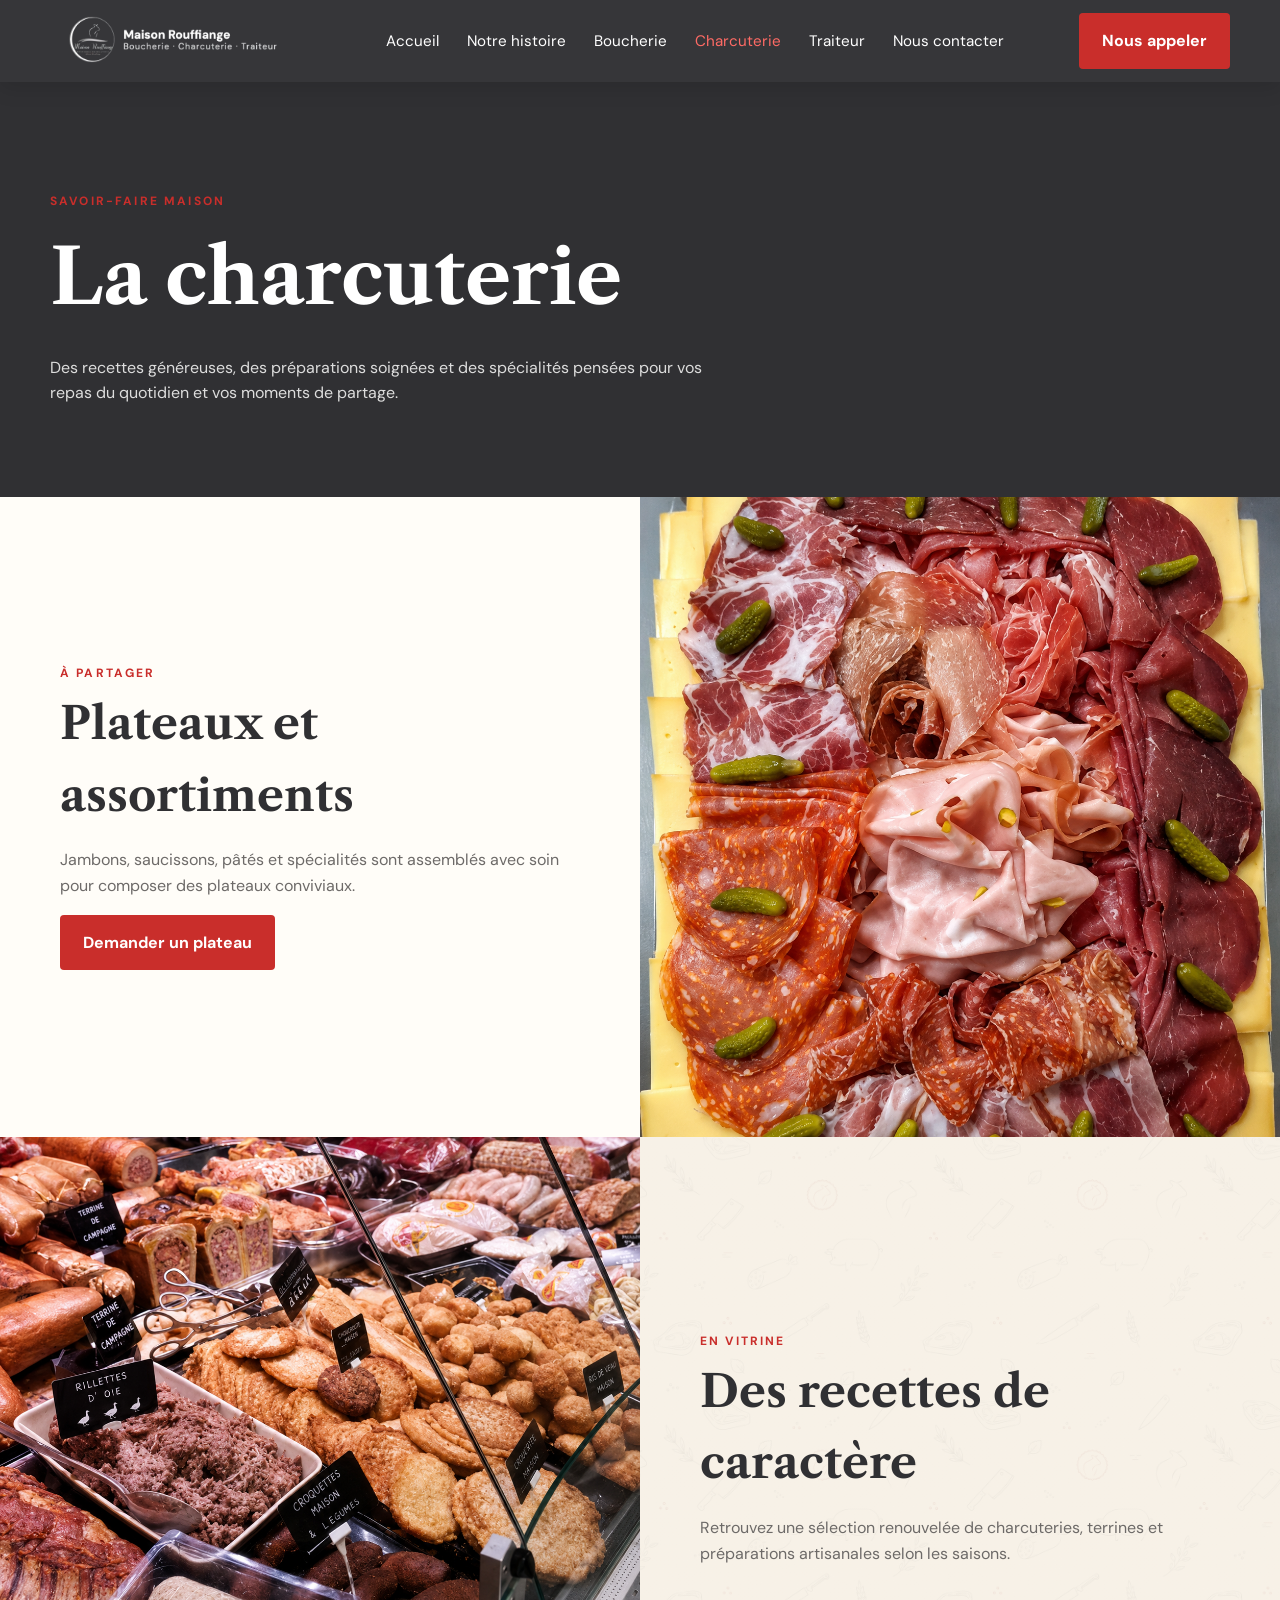
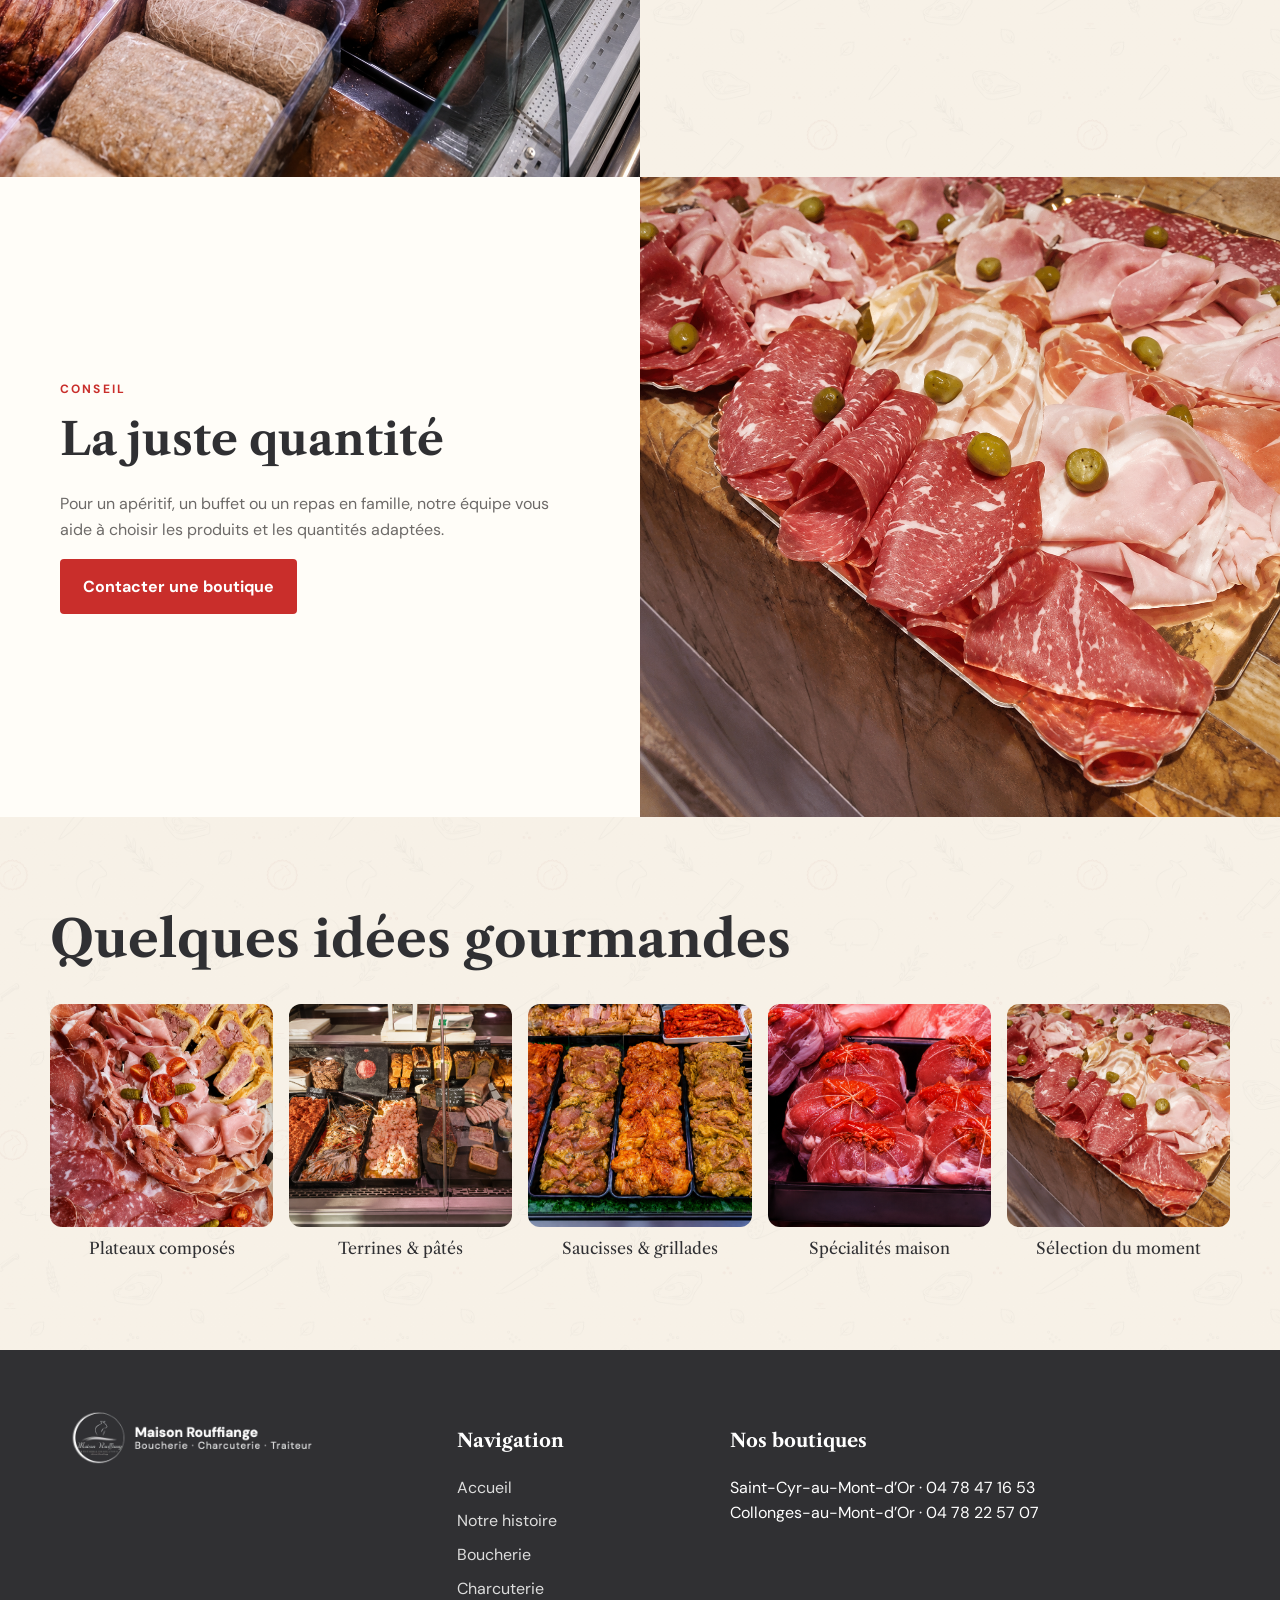
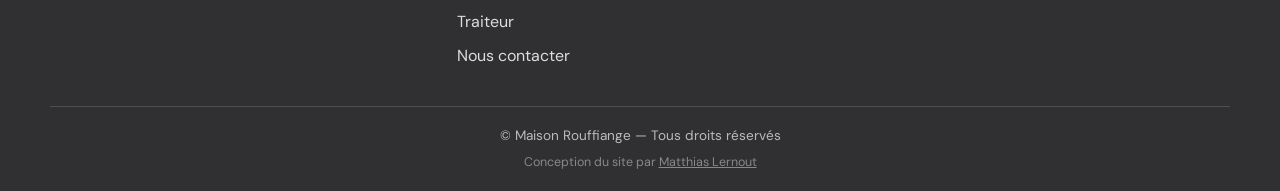
<file: charcuterie.html>
<!doctype html><html lang="fr"><head><meta charset="utf-8"><meta name="viewport" content="width=device-width,initial-scale=1"><meta name="description" content="Charcuteries et spécialités maison Rouffiange : jambons, terrines, saucissons et plateaux à Saint-Cyr-au-Mont-d'Or et Collonges-au-Mont-d'Or."><meta name="keywords" content="charcuterie Saint-Cyr-au-Mont-d'Or, charcuterie Collonges Mont d'Or, plateau charcuterie Lyon nord, terrines maison"><meta name="robots" content="index, follow"><link rel="canonical" href="https://www.maison-rouffiange.com/charcuterie.html"><title>Charcuterie Maison – Terrines & Salaisons | Maison Rouffiange Monts d'Or</title><link rel="icon" type="image/png" href="assets/images/nouvelle-selection/favicon.png"><link rel="apple-touch-icon" href="assets/images/nouvelle-selection/favicon.png"><link rel="stylesheet" href="style.css"></head><body>
<header class="site-header"><div class="container nav"><a class="brand" href="index.html"><img src="assets/images/nouvelle-selection/logo-officiel.png" alt="Logo Maison Rouffiange"><span>Maison Rouffiange<small>Boucherie · Charcuterie · Traiteur</small></span></a><button class="menu-toggle" aria-label="Ouvrir le menu">☰</button><nav class="nav-links"><a href="index.html">Accueil</a><a href="histoire.html">Notre histoire</a><a href="boucherie.html">Boucherie</a><a class="active" href="charcuterie.html">Charcuterie</a><a href="traiteur.html">Traiteur</a><a href="contact.html">Nous contacter</a></nav><a class="btn btn--red" href="tel:+33478471653">Nous appeler</a></div></header>
<main><section class="page-hero"><div class="container"><div class="eyebrow">Savoir-faire maison</div><h1>La charcuterie</h1><p>Des recettes généreuses, des préparations soignées et des spécialités pensées pour vos repas du quotidien et vos moments de partage.</p></div></section>
<section class="product-band"><div class="product-image"><img src="assets/images/nouvelle-selection/charcuterie-plateaux.png" alt="Plateau de charcuterie"></div><div class="product-copy"><div><div class="eyebrow">À partager</div><h2>Plateaux et assortiments</h2><p>Jambons, saucissons, pâtés et spécialités sont assemblés avec soin pour composer des plateaux conviviaux.</p><a class="btn btn--red" href="contact.html">Demander un plateau</a></div></div></section>
<section class="product-band section--cream"><div class="product-image"><img src="assets/images/nouvelle-selection/charcuterie-recettes.png" alt="Charcuteries en vitrine"></div><div class="product-copy"><div><div class="eyebrow">En vitrine</div><h2>Des recettes de caractère</h2><p>Retrouvez une sélection renouvelée de charcuteries, terrines et préparations artisanales selon les saisons.</p></div></div></section>
<section class="product-band"><div class="product-image"><img src="assets/images/nouvelle-selection/charcuterie-conseil.png" alt="Préparation de charcuterie"></div><div class="product-copy"><div><div class="eyebrow">Conseil</div><h2>La juste quantité</h2><p>Pour un apéritif, un buffet ou un repas en famille, notre équipe vous aide à choisir les produits et les quantités adaptées.</p><a class="btn btn--red" href="contact.html">Contacter une boutique</a></div></div></section>
<section class="section section--cream"><div class="container"><h2 class="section-title">Quelques idées gourmandes</h2><div class="gallery"><figure><img src="assets/images/nouvelle-selection/charcuterie-plateaux-composes.png" alt="Plateau charcuterie"><figcaption>Plateaux composés</figcaption></figure><figure><img src="assets/images/nouvelle-selection/charcuterie-terrines-pates.png" alt="Charcuterie"><figcaption>Terrines & pâtés</figcaption></figure><figure><img src="assets/images/nouvelle-selection/charcuterie-saucisses-grillades.png" alt="Saucisses et grillades"><figcaption>Saucisses & grillades</figcaption></figure><figure><img src="assets/images/nouvelle-selection/charcuterie-specialites-maison.png" alt="Charcuteries maison"><figcaption>Spécialités maison</figcaption></figure><figure><img src="assets/images/nouvelle-selection/charcuterie-conseil.png" alt="Sélection de charcuteries"><figcaption>Sélection du moment</figcaption></figure></div></div></section></main>
<footer><div class="container"><div class="footer-grid"><div><a class="brand" href="index.html"><img src="assets/images/nouvelle-selection/logo-officiel.png" alt="Logo"><span>Maison Rouffiange<small>L’artisanat du goût, au cœur des Monts d’Or.</small></span></a></div><div><h3>Navigation</h3><div class="footer-links"><a href="index.html">Accueil</a><a href="histoire.html">Notre histoire</a><a href="boucherie.html">Boucherie</a><a href="charcuterie.html">Charcuterie</a><a href="traiteur.html">Traiteur</a><a href="contact.html">Nous contacter</a></div></div><div><h3>Nos boutiques</h3><p>Saint-Cyr-au-Mont-d’Or · 04 78 47 16 53<br>Collonges-au-Mont-d’Or · 04 78 22 57 07</p></div></div><div class="footer-bottom">© Maison Rouffiange — Tous droits réservés<span>Conception du site par <a href="mailto:matthias.lernout@gmail.com" style="color:inherit;text-decoration:underline;">Matthias Lernout</a></span></div></div></footer><script src="script.js"></script></body></html>
</file>
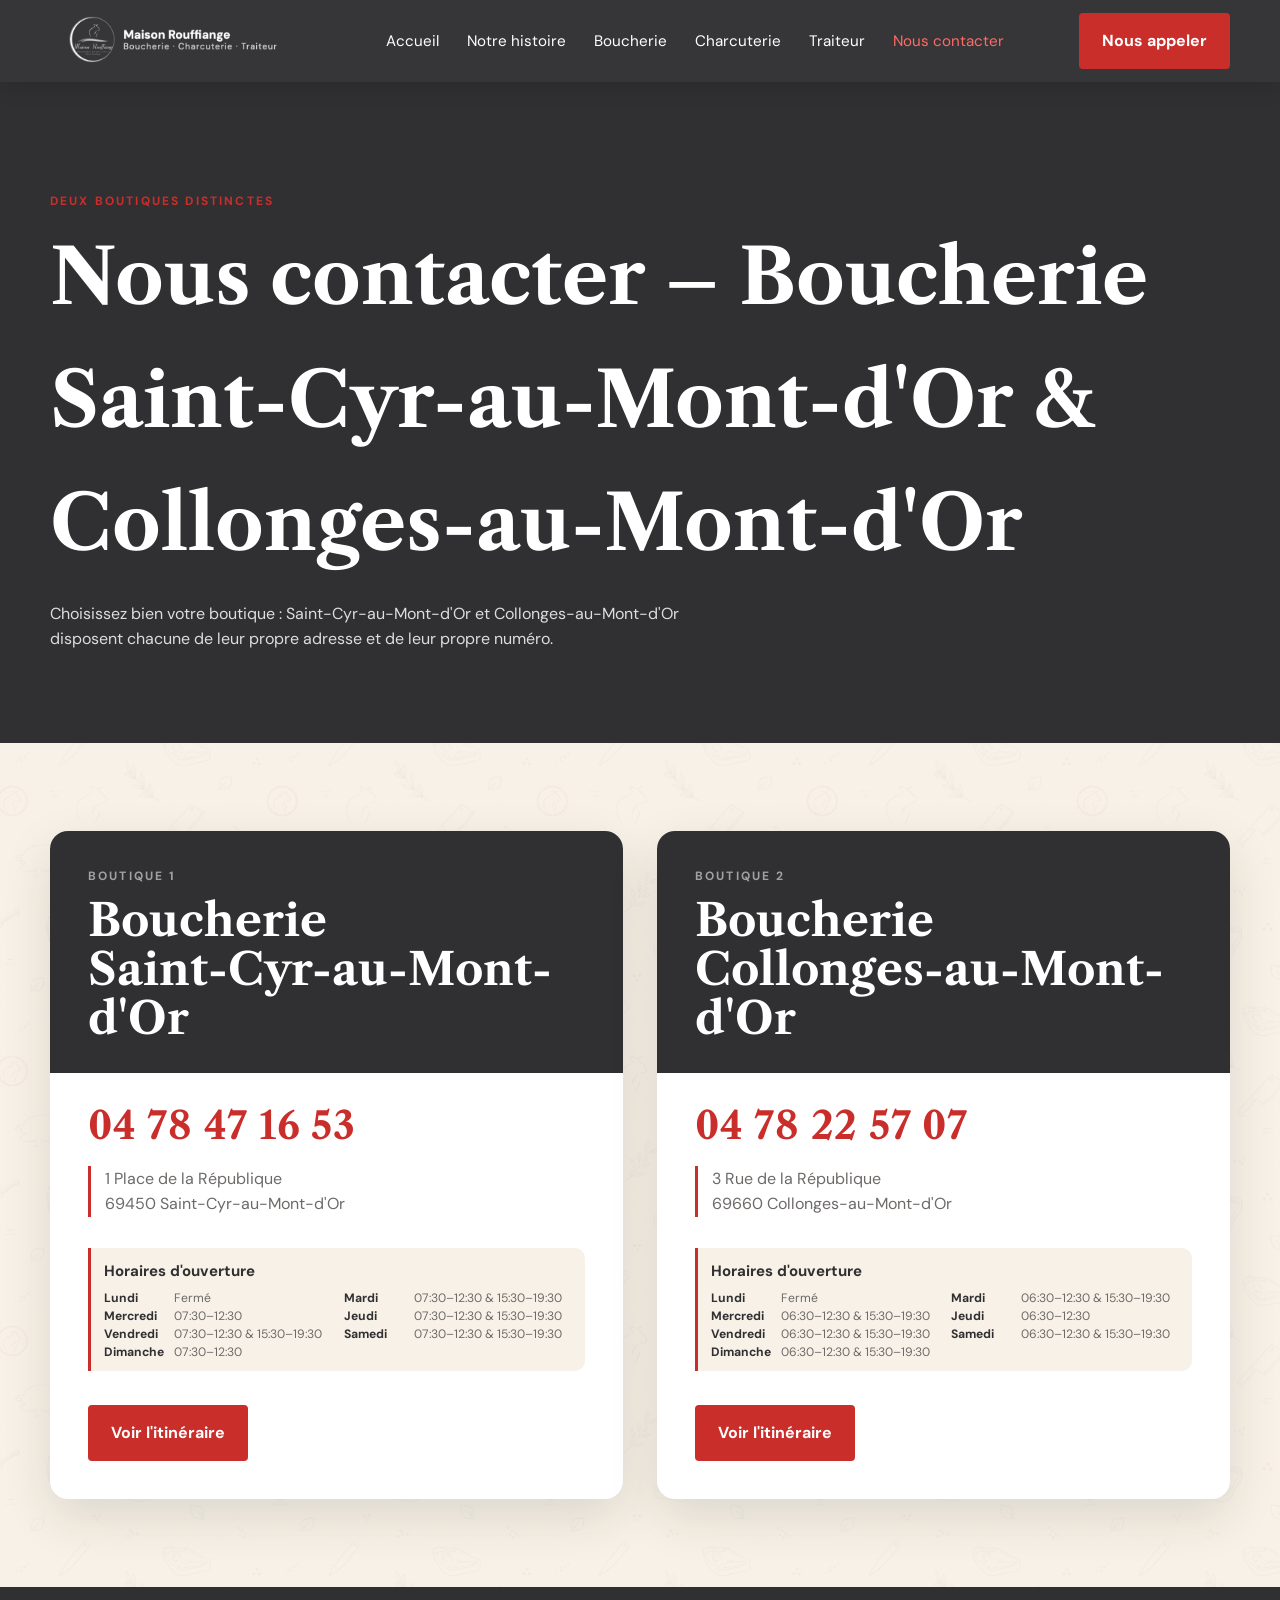
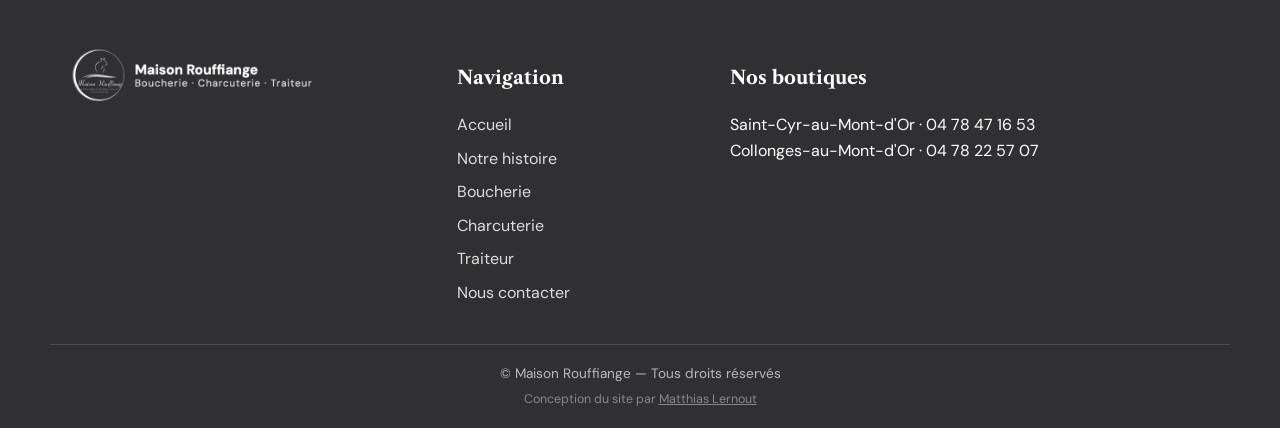
<file: contact.html>
<!doctype html><html lang="fr"><head><meta charset="utf-8"><meta name="viewport" content="width=device-width,initial-scale=1"><meta name="description" content="Coordonnées et horaires des boutiques Maison Rouffiange : Saint-Cyr-au-Mont-d'Or (04 78 47 16 53) et Collonges-au-Mont-d'Or (04 78 22 57 07)."><meta name="keywords" content="boucherie contact Saint-Cyr-au-Mont-d'Or, horaires boucherie Collonges, adresse Maison Rouffiange"><meta name="robots" content="index, follow"><link rel="canonical" href="https://www.maison-rouffiange.com/contact.html"><title>Contact & Horaires – Maison Rouffiange | Saint-Cyr & Collonges-au-Mont-d'Or</title><link rel="icon" type="image/png" href="assets/images/nouvelle-selection/favicon.png"><link rel="apple-touch-icon" href="assets/images/nouvelle-selection/favicon.png"><link rel="stylesheet" href="style.css"></head><body>
<header class="site-header"><div class="container nav"><a class="brand" href="index.html"><img src="assets/images/nouvelle-selection/logo-officiel.png" alt="Logo Maison Rouffiange"><span>Maison Rouffiange<small>Boucherie · Charcuterie · Traiteur</small></span></a><button class="menu-toggle" aria-label="Ouvrir le menu">☰</button><nav class="nav-links"><a href="index.html">Accueil</a><a href="histoire.html">Notre histoire</a><a href="boucherie.html">Boucherie</a><a href="charcuterie.html">Charcuterie</a><a href="traiteur.html">Traiteur</a><a class="active" href="contact.html">Nous contacter</a></nav><a class="btn btn--red" href="tel:+33478471653">Nous appeler</a></div></header>
<main>
<section class="page-hero"><div class="container"><div class="eyebrow">Deux boutiques distinctes</div><h1>Nous contacter – Boucherie Saint-Cyr-au-Mont-d'Or &amp; Collonges-au-Mont-d'Or</h1><p>Choisissez bien votre boutique : Saint-Cyr-au-Mont-d'Or et Collonges-au-Mont-d'Or disposent chacune de leur propre adresse et de leur propre numéro.</p></div></section>
<section class="section section--cream">
  <div class="container">
    <div class="contact-duo">

      <article class="contact-card reveal" id="saint-cyr">
        <div class="contact-card__header">
          <div class="eyebrow">Boutique 1</div>
          <h2>Boucherie<br>Saint-Cyr-au-Mont-d'Or</h2>
        </div>
        <div class="contact-card__body">
          <a class="contact-card__phone" href="tel:+33478471653">04 78 47 16 53</a>
          <address class="contact-card__address">
            1 Place de la République<br>
            69450 Saint-Cyr-au-Mont-d'Or
          </address>
          <div class="opening-hours opening-hours--full">
            <h4>Horaires d'ouverture</h4>
            <dl>
              <div><dt>Lundi</dt><dd>Fermé</dd></div>
              <div><dt>Mardi</dt><dd>07:30–12:30 &amp; 15:30–19:30</dd></div>
              <div><dt>Mercredi</dt><dd>07:30–12:30</dd></div>
              <div><dt>Jeudi</dt><dd>07:30–12:30 &amp; 15:30–19:30</dd></div>
              <div><dt>Vendredi</dt><dd>07:30–12:30 &amp; 15:30–19:30</dd></div>
              <div><dt>Samedi</dt><dd>07:30–12:30 &amp; 15:30–19:30</dd></div>
              <div><dt>Dimanche</dt><dd>07:30–12:30</dd></div>
            </dl>
          </div>
          <a class="btn btn--red" href="https://maps.app.goo.gl/fgF9oaHiFfgVZQ1k8" target="_blank" rel="noopener">Voir l'itinéraire</a>
        </div>
      </article>

      <article class="contact-card reveal" id="collonges">
        <div class="contact-card__header">
          <div class="eyebrow">Boutique 2</div>
          <h2>Boucherie<br>Collonges-au-Mont-d'Or</h2>
        </div>
        <div class="contact-card__body">
          <a class="contact-card__phone" href="tel:+33478225707">04 78 22 57 07</a>
          <address class="contact-card__address">
            3 Rue de la République<br>
            69660 Collonges-au-Mont-d'Or
          </address>
          <div class="opening-hours opening-hours--full">
            <h4>Horaires d'ouverture</h4>
            <dl>
              <div><dt>Lundi</dt><dd>Fermé</dd></div>
              <div><dt>Mardi</dt><dd>06:30–12:30 &amp; 15:30–19:30</dd></div>
              <div><dt>Mercredi</dt><dd>06:30–12:30 &amp; 15:30–19:30</dd></div>
              <div><dt>Jeudi</dt><dd>06:30–12:30</dd></div>
              <div><dt>Vendredi</dt><dd>06:30–12:30 &amp; 15:30–19:30</dd></div>
              <div><dt>Samedi</dt><dd>06:30–12:30 &amp; 15:30–19:30</dd></div>
              <div><dt>Dimanche</dt><dd>06:30–12:30 &amp; 15:30–19:30</dd></div>
            </dl>
          </div>
          <a class="btn btn--red" href="https://maps.app.goo.gl/BYQf1rHpVHDh8szU8" target="_blank" rel="noopener">Voir l'itinéraire</a>
        </div>
      </article>

    </div>
  </div>
</section>
</main>
<footer><div class="container"><div class="footer-grid"><div><a class="brand" href="index.html"><img src="assets/images/nouvelle-selection/logo-officiel.png" alt="Logo"><span>Maison Rouffiange<small>L'artisanat du goût, au cœur des Monts d'Or.</small></span></a></div><div><h3>Navigation</h3><div class="footer-links"><a href="index.html">Accueil</a><a href="histoire.html">Notre histoire</a><a href="boucherie.html">Boucherie</a><a href="charcuterie.html">Charcuterie</a><a href="traiteur.html">Traiteur</a><a href="contact.html">Nous contacter</a></div></div><div><h3>Nos boutiques</h3><p>Saint-Cyr-au-Mont-d'Or · 04 78 47 16 53<br>Collonges-au-Mont-d'Or · 04 78 22 57 07</p></div></div><div class="footer-bottom">© Maison Rouffiange — Tous droits réservés<span>Conception du site par <a href="mailto:matthias.lernout@gmail.com" style="color:inherit;text-decoration:underline;">Matthias Lernout</a></span></div></div></footer><script src="script.js"></script></body></html>
</file>
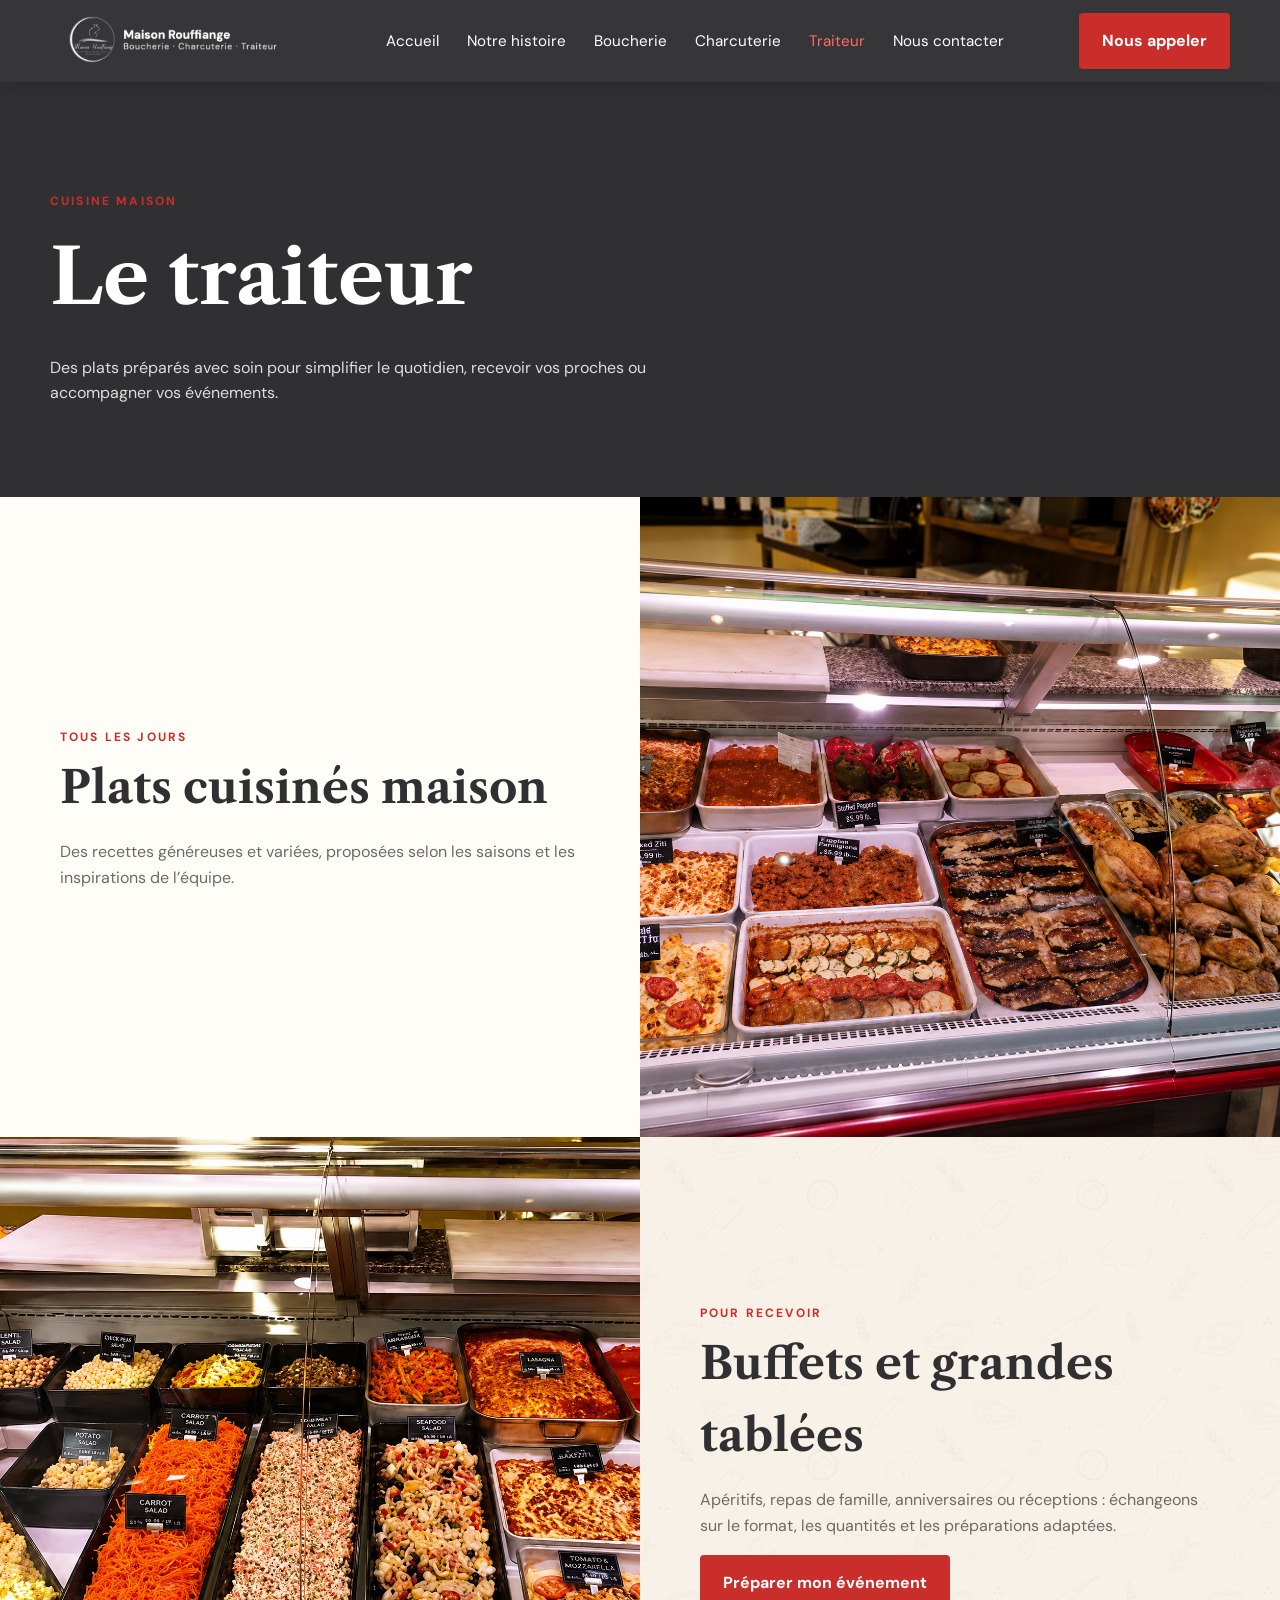
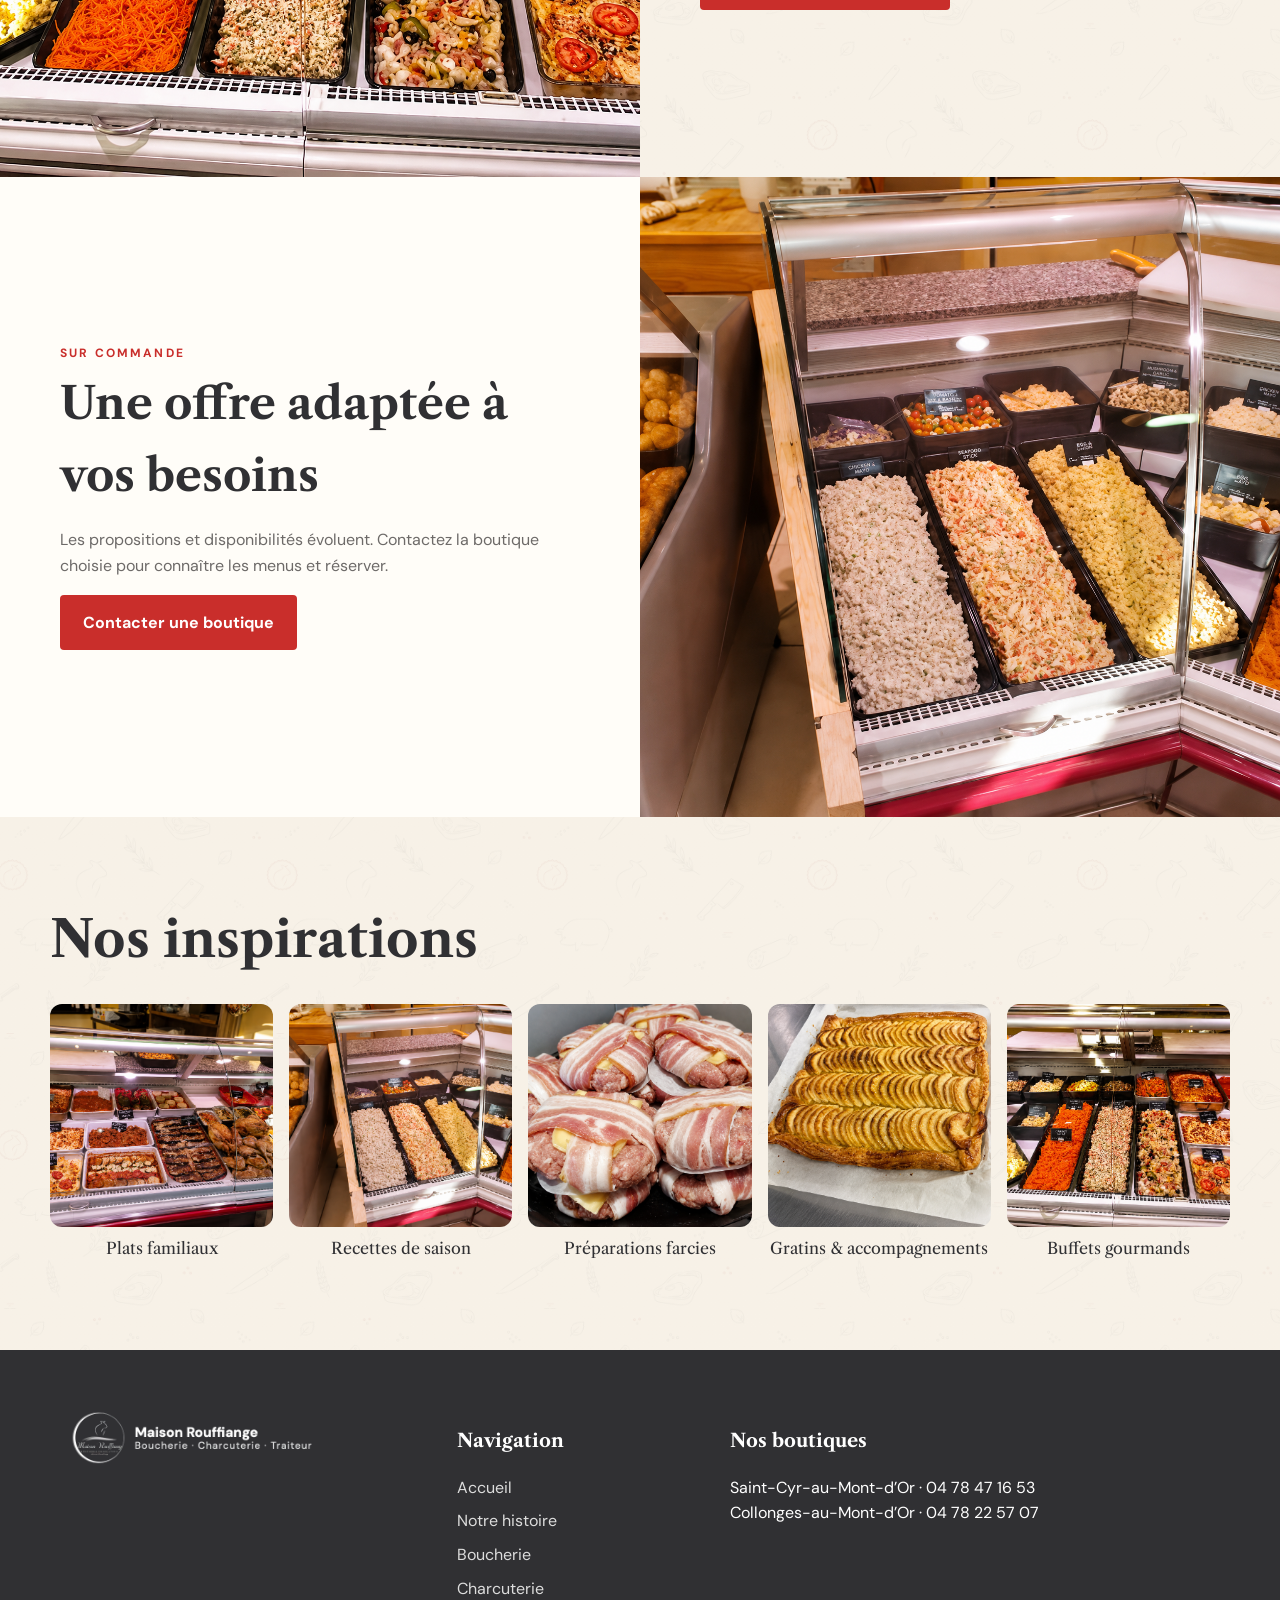
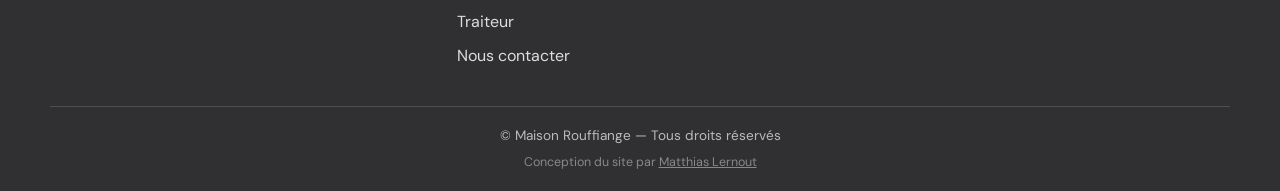
<file: traiteur.html>
<!doctype html><html lang="fr"><head><meta charset="utf-8"><meta name="viewport" content="width=device-width,initial-scale=1"><meta name="description" content="Service traiteur Maison Rouffiange : plats cuisinés maison, buffets et repas familiaux à Saint-Cyr-au-Mont-d'Or et Collonges-au-Mont-d'Or."><meta name="keywords" content="traiteur Saint-Cyr-au-Mont-d'Or, traiteur Collonges Mont d'Or, plats cuisinés maison Lyon nord, buffet événement"><meta name="robots" content="index, follow"><link rel="canonical" href="https://www.maison-rouffiange.com/traiteur.html"><title>Traiteur – Plats Cuisinés & Buffets | Maison Rouffiange Monts d'Or</title><link rel="icon" type="image/png" href="assets/images/nouvelle-selection/favicon.png"><link rel="apple-touch-icon" href="assets/images/nouvelle-selection/favicon.png"><link rel="stylesheet" href="style.css"></head><body>
<header class="site-header"><div class="container nav"><a class="brand" href="index.html"><img src="assets/images/nouvelle-selection/logo-officiel.png" alt="Logo Maison Rouffiange"><span>Maison Rouffiange<small>Boucherie · Charcuterie · Traiteur</small></span></a><button class="menu-toggle" aria-label="Ouvrir le menu">☰</button><nav class="nav-links"><a href="index.html">Accueil</a><a href="histoire.html">Notre histoire</a><a href="boucherie.html">Boucherie</a><a href="charcuterie.html">Charcuterie</a><a class="active" href="traiteur.html">Traiteur</a><a href="contact.html">Nous contacter</a></nav><a class="btn btn--red" href="tel:+33478471653">Nous appeler</a></div></header>
<main><section class="page-hero"><div class="container"><div class="eyebrow">Cuisine maison</div><h1>Le traiteur</h1><p>Des plats préparés avec soin pour simplifier le quotidien, recevoir vos proches ou accompagner vos événements.</p></div></section>
<section class="product-band"><div class="product-image"><img src="assets/images/nouvelle-selection/traiteur-plats-cuisines.png" alt="Plats cuisinés"></div><div class="product-copy"><div><div class="eyebrow">Tous les jours</div><h2>Plats cuisinés maison</h2><p>Des recettes généreuses et variées, proposées selon les saisons et les inspirations de l’équipe.</p></div></div></section>
<section class="product-band section--cream"><div class="product-image"><img src="assets/images/nouvelle-selection/traiteur-buffets.png" alt="Préparations traiteur"></div><div class="product-copy"><div><div class="eyebrow">Pour recevoir</div><h2>Buffets et grandes tablées</h2><p>Apéritifs, repas de famille, anniversaires ou réceptions : échangeons sur le format, les quantités et les préparations adaptées.</p><a class="btn btn--red" href="contact.html">Préparer mon événement</a></div></div></section>
<section class="product-band"><div class="product-image"><img src="assets/images/nouvelle-selection/traiteur-offre.png" alt="Plats traiteur en vitrine"></div><div class="product-copy"><div><div class="eyebrow">Sur commande</div><h2>Une offre adaptée à vos besoins</h2><p>Les propositions et disponibilités évoluent. Contactez la boutique choisie pour connaître les menus et réserver.</p><a class="btn btn--red" href="contact.html">Contacter une boutique</a></div></div></section>
<section class="section section--cream"><div class="container"><h2 class="section-title">Nos inspirations</h2><div class="gallery"><figure><img src="assets/images/nouvelle-selection/traiteur-plats-familiaux.png" alt="Plats cuisinés familiaux"><figcaption>Plats familiaux</figcaption></figure><figure><img src="assets/images/nouvelle-selection/traiteur-recettes-saison.png" alt="Recettes de saison"><figcaption>Recettes de saison</figcaption></figure><figure><img src="assets/images/nouvelle-selection/traiteur-preparations-farcies.png" alt="Préparations farcies"><figcaption>Préparations farcies</figcaption></figure><figure><img src="assets/images/nouvelle-selection/traiteur-gratins-accompagnements.png" alt="Gratins et accompagnements"><figcaption>Gratins & accompagnements</figcaption></figure><figure><img src="assets/images/nouvelle-selection/traiteur-buffets-gourmands.png" alt="Buffets gourmands"><figcaption>Buffets gourmands</figcaption></figure></div></div></section></main>
<footer><div class="container"><div class="footer-grid"><div><a class="brand" href="index.html"><img src="assets/images/nouvelle-selection/logo-officiel.png" alt="Logo"><span>Maison Rouffiange<small>L’artisanat du goût, au cœur des Monts d’Or.</small></span></a></div><div><h3>Navigation</h3><div class="footer-links"><a href="index.html">Accueil</a><a href="histoire.html">Notre histoire</a><a href="boucherie.html">Boucherie</a><a href="charcuterie.html">Charcuterie</a><a href="traiteur.html">Traiteur</a><a href="contact.html">Nous contacter</a></div></div><div><h3>Nos boutiques</h3><p>Saint-Cyr-au-Mont-d’Or · 04 78 47 16 53<br>Collonges-au-Mont-d’Or · 04 78 22 57 07</p></div></div><div class="footer-bottom">© Maison Rouffiange — Tous droits réservés<span>Conception du site par <a href="mailto:matthias.lernout@gmail.com" style="color:inherit;text-decoration:underline;">Matthias Lernout</a></span></div></div></footer><script src="script.js"></script></body></html>
</file>
<file: style.css>
@import url('https://fonts.googleapis.com/css2?family=DM+Sans:wght@400;500;600;700&family=Libre+Caslon+Text:wght@400;700&display=swap');

:root{--red:#c92e2b;--red-dark:#a92120;--charcoal:#303033;--cream:#f7f1e7;--paper:#fffdf8;--muted:#6d6a68;--line:#ded5c8;--shadow:0 18px 50px rgba(34,29,25,.12);--radius:18px;--max:1180px}
*{box-sizing:border-box}html{scroll-behavior:smooth}body{margin:0;color:var(--charcoal);font-family:'DM Sans',sans-serif;background:var(--paper);line-height:1.6}img{max-width:100%;display:block}a{color:inherit;text-decoration:none}.container{width:min(var(--max),calc(100% - 40px));margin:auto}.eyebrow{font-size:.75rem;letter-spacing:.18em;text-transform:uppercase;color:var(--red);font-weight:700}.section{padding:88px 0}.section--cream{background-color:var(--cream);background-image:linear-gradient(rgba(247,241,231,.93),rgba(247,241,231,.93)),url('assets/images/motif-boucherie.png');background-size:auto,540px}.section-title{font-family:'Libre Caslon Text',serif;font-size:clamp(2rem,4vw,3.5rem);line-height:1.15;margin:.3rem 0 1rem}.section-intro{max-width:700px;color:var(--muted);font-size:1.05rem}.btn{display:inline-flex;align-items:center;justify-content:center;gap:.6rem;padding:14px 22px;border-radius:4px;font-weight:700;border:1px solid transparent;transition:.25s}.btn--red{background:var(--red);color:white}.btn--red:hover{background:var(--red-dark);transform:translateY(-2px)}.btn--outline{border-color:currentColor;color:var(--charcoal);background:rgba(255,255,255,.05)}.btn--outline:hover{background:white;color:var(--charcoal)}

.site-header{position:sticky;top:0;z-index:50;background:rgba(48,48,51,.97);color:white;box-shadow:0 6px 20px rgba(0,0,0,.12)}.nav{height:82px;display:flex;align-items:center;justify-content:space-between;gap:25px}.brand{display:flex;align-items:center;gap:12px;font-weight:700}.brand img{width:60px;height:60px;border-radius:50%;object-fit:cover;border:1px solid rgba(255,255,255,.35)}.brand span{line-height:1.2}.brand small{display:block;font-weight:400;color:#d8d8d8;font-size:.72rem;letter-spacing:.08em}.nav-links{display:flex;align-items:center;gap:28px}.nav-links a{font-size:.95rem}.nav-links a.active,.nav-links a:hover{color:#ff6b65}.menu-toggle{display:none;border:0;background:transparent;color:white;font-size:1.65rem}

.hero{min-height:690px;display:grid;align-items:center;color:white;background:linear-gradient(90deg,rgba(25,24,25,.92) 0%,rgba(25,24,25,.67) 42%,rgba(25,24,25,.18) 72%),url('assets/images/nouvelle-selection/hero-boucherie.png') center/cover}.hero-content{max-width:680px;padding:80px 0}.hero h1{font-family:'Libre Caslon Text',serif;font-size:clamp(3rem,7vw,5.4rem);line-height:1.04;margin:.5rem 0 1.4rem}.hero p{font-size:1.15rem;max-width:590px;color:#f1ece7}.hero-actions{display:flex;flex-wrap:wrap;gap:14px;margin-top:30px}.hero .btn--outline{color:white}

.cards-3{display:grid;grid-template-columns:repeat(3,1fr);gap:28px}.service-card{background:white;border-radius:var(--radius);overflow:hidden;box-shadow:var(--shadow);transition:.25s}.service-card:hover{transform:translateY(-6px)}.service-card img{height:260px;width:100%;object-fit:cover}.service-card-body{padding:28px}.service-card h3,.shop-card h3{font-family:'Libre Caslon Text',serif;font-size:1.7rem;margin:0 0 .6rem}.red-rule{width:42px;height:3px;background:var(--red);margin:12px 0 16px}

.commitments{display:grid;grid-template-columns:repeat(4,1fr);gap:0;margin-top:45px;border:1px solid var(--line);background:rgba(255,255,255,.7)}.commitment{padding:34px;text-align:center;border-right:1px solid var(--line)}.commitment:last-child{border:0}.commitment-icon{width:52px;height:52px;border:1px solid var(--red);color:var(--red);border-radius:50%;display:grid;place-items:center;margin:0 auto 14px;font-size:1.3rem}.commitment h3{font-family:'Libre Caslon Text',serif;font-size:1.15rem}.commitment p{font-size:.9rem;color:var(--muted)}

.gallery{display:grid;grid-template-columns:repeat(5,1fr);gap:16px;margin-top:35px}.gallery figure{margin:0}.gallery img{aspect-ratio:1/1;object-fit:cover;border-radius:12px}.gallery figcaption{text-align:center;margin-top:9px;font-family:'Libre Caslon Text',serif}

.shop-grid{display:grid;grid-template-columns:1fr 1fr;gap:34px;margin-top:42px}.shop-card{background:white;border-radius:var(--radius);box-shadow:var(--shadow);overflow:hidden}.shop-card img{width:100%;height:300px;object-fit:cover}.shop-card-body{padding:30px}.shop-card h3{color:var(--red)}.contact-line{display:flex;gap:12px;margin:12px 0;color:var(--muted)}.contact-line strong{color:var(--charcoal)}

.page-hero{padding:110px 0 75px;background:var(--charcoal);color:white}.page-hero h1{font-family:'Libre Caslon Text',serif;font-size:clamp(2.8rem,6vw,5rem);margin:.3rem 0}.page-hero p{max-width:680px;color:#ddd}

.animal-nav{display:flex;flex-wrap:wrap;gap:10px;margin:28px 0 45px}.animal-nav button{border:1px solid var(--line);background:white;padding:12px 18px;cursor:pointer;font-weight:700}.animal-nav button.active{background:var(--red);color:white;border-color:var(--red)}.animal-panel{display:none;grid-template-columns:1.2fr .8fr;gap:45px;align-items:center}.animal-panel.active{display:grid}.animal-panel img{border-radius:var(--radius);box-shadow:var(--shadow);background:var(--cream)}.animal-copy h2{font-family:'Libre Caslon Text',serif;font-size:2.4rem}.animal-copy ul{padding-left:20px;color:var(--muted)}.notice{margin-top:25px;padding:18px;border-left:4px solid var(--red);background:var(--cream);font-size:.92rem}

.product-band{display:grid;grid-template-columns:1fr 1fr;min-height:420px}.product-band:nth-child(even) .product-image{order:2}.product-image img{width:100%;height:100%;object-fit:cover}.product-copy{display:flex;align-items:center;padding:60px;max-width:680px}.product-copy h2{font-family:'Libre Caslon Text',serif;font-size:2.8rem;margin:.3rem 0 1rem}.product-copy p{color:var(--muted)}

.contact-layout{display:grid;grid-template-columns:1fr .8fr;gap:50px}.contact-form{background:white;padding:34px;border-radius:var(--radius);box-shadow:var(--shadow)}.field{display:grid;gap:7px;margin-bottom:18px}.field input,.field textarea,.field select{font:inherit;padding:13px;border:1px solid var(--line);background:#fff}.field textarea{min-height:145px;resize:vertical}.contact-stores{display:grid;gap:20px}.mini-shop{padding:26px;background:var(--cream);border-left:4px solid var(--red)}

footer{background:var(--charcoal);color:white;padding:58px 0 18px}.footer-grid{display:grid;grid-template-columns:1.1fr .7fr 1.5fr;gap:40px}.footer-grid h3{font-family:'Libre Caslon Text',serif}.footer-links{display:grid;gap:8px;color:#ddd}.footer-bottom{border-top:1px solid rgba(255,255,255,.15);margin-top:38px;padding-top:18px;color:#bbb;font-size:.85rem;text-align:center}.footer-bottom span{display:block;margin-top:6px;font-size:.78rem;color:#888}

.reveal{opacity:0;transform:translateY(20px);transition:.65s}.reveal.visible{opacity:1;transform:none}

@media(max-width:900px){.nav-links{position:fixed;inset:82px 0 auto 0;background:var(--charcoal);padding:24px;display:none;flex-direction:column;align-items:flex-start}.nav-links.open{display:flex}.menu-toggle{display:block}.nav .btn{display:none}.cards-3,.shop-grid,.animal-panel,.contact-layout,.product-band{grid-template-columns:1fr}.commitments{grid-template-columns:1fr 1fr}.commitment:nth-child(2){border-right:0}.commitment:nth-child(-n+2){border-bottom:1px solid var(--line)}.gallery{grid-template-columns:repeat(2,1fr)}.product-band:nth-child(even) .product-image{order:0}.product-image{height:360px}.footer-grid{grid-template-columns:1fr}.hero{min-height:600px;background-position:65% center}.brand span{display:none}}
@media(max-width:560px){.container{width:min(100% - 26px,var(--max))}.section{padding:64px 0}.hero h1{font-size:2.8rem}.commitments{grid-template-columns:1fr}.commitment{border-right:0;border-bottom:1px solid var(--line)!important}.gallery{grid-template-columns:1fr 1fr}.shop-card img{height:230px}.product-copy{padding:38px 22px}.page-hero{padding:80px 0 55px}}

/* Horaires des boutiques */
.opening-hours{margin:1.15rem 0 1.35rem;padding:1rem 1.05rem;background:rgba(245,239,229,.7);border-left:3px solid var(--red);border-radius:0 10px 10px 0}
.opening-hours h4{margin:0 0 .7rem;font-family:var(--font-heading);font-size:1.05rem;color:var(--dark)}
.opening-hours dl{margin:0;display:grid;gap:.38rem}
.opening-hours dl>div{display:grid;grid-template-columns:minmax(82px,1fr) minmax(118px,1.35fr);gap:.7rem;align-items:start}
.opening-hours dt{font-weight:700;color:var(--dark)}
.opening-hours dd{margin:0;color:var(--muted);line-height:1.35}
.mini-shop .opening-hours{background:#fff;border:1px solid rgba(47,47,49,.1);border-left:3px solid var(--red)}
@media (max-width:560px){.opening-hours dl>div{grid-template-columns:80px 1fr}.opening-hours{padding:.9rem}}

/* Découpes interactives */
.interactive-animal{grid-template-columns:minmax(0,1.35fr) minmax(270px,.65fr);align-items:stretch}
.cut-viewer{position:relative;border-radius:var(--radius);overflow:hidden;background:var(--cream);box-shadow:var(--shadow);min-width:0}
.cut-viewer canvas{display:block;width:100%;height:auto;cursor:crosshair;touch-action:manipulation}
.cut-hint{position:absolute;left:16px;bottom:14px;margin:0;padding:8px 12px;border-radius:999px;background:rgba(48,48,51,.86);color:white;font-size:.78rem;pointer-events:none;transition:.25s}
.cut-viewer.is-active .cut-hint{opacity:0;transform:translateY(5px)}
.cut-info{background:white;border-radius:var(--radius);box-shadow:var(--shadow);padding:30px;display:flex;flex-direction:column;justify-content:center;border-top:4px solid var(--red);transition:.25s}
.cut-info h2{font-family:'Libre Caslon Text',serif;font-size:clamp(1.8rem,3vw,2.55rem);line-height:1.15;margin:.35rem 0 .9rem}
.cut-info-text{margin:0;color:var(--muted)}
.cut-info.is-selected{transform:translateX(0);border-top-color:var(--red-dark)}
.cut-buttons{display:flex;flex-wrap:wrap;gap:7px;margin-top:20px}
.cut-buttons button{border:1px solid var(--line);background:var(--cream);color:var(--charcoal);padding:7px 10px;border-radius:999px;font:inherit;font-size:.78rem;font-weight:700;cursor:pointer;transition:.2s}
.cut-buttons button:hover,.cut-buttons button.active,.cut-buttons button:focus-visible{background:var(--red);border-color:var(--red);color:white;outline:none}
@media(max-width:900px){.interactive-animal{grid-template-columns:1fr}.cut-info{padding:24px}.cut-buttons{margin-top:14px}}

/* Horaires plus compacts */
.opening-hours{margin:.75rem 0 .9rem;padding:.72rem .82rem}
.opening-hours h4{margin:0 0 .42rem;font-size:.98rem}
.opening-hours dl{gap:.18rem}
.opening-hours dl>div{grid-template-columns:76px 1fr;gap:.5rem}
.opening-hours dt,.opening-hours dd{font-size:.84rem;line-height:1.2}

/* Horaires visibles et compacts */
.opening-hours{display:block!important;margin:.7rem 0 .9rem!important;padding:.7rem .8rem!important}
.opening-hours h4{display:block!important;margin:0 0 .45rem!important;font-size:.94rem!important}
.opening-hours dl{display:grid!important;grid-template-columns:repeat(2,minmax(0,1fr));gap:.24rem .7rem!important;margin:0!important}
.opening-hours dl>div{display:grid!important;grid-template-columns:64px 1fr!important;gap:.38rem!important;align-items:start!important}
.opening-hours dt,.opening-hours dd{display:block!important;font-size:.76rem!important;line-height:1.18!important}
@media(max-width:650px){.opening-hours dl{grid-template-columns:1fr!important}.opening-hours dl>div{grid-template-columns:72px 1fr!important}}

/* Logo officiel horizontal Maison Rouffiange */
.brand img[src*="logo-officiel"]{
  width:260px;
  height:auto;
  max-height:56px;
  border-radius:0;
  object-fit:contain;
  border:0;
  background:transparent;
}
.brand img[src*="logo-officiel"] + span{display:none;}
footer .brand img[src*="logo-officiel"]{width:300px;max-height:64px;}
@media(max-width:560px){.brand img[src*="logo-officiel"]{width:210px;max-height:50px}.nav{gap:12px}}


/* Hero avec logo client */
.hero-content--with-logo {
  max-width: 1180px;
  display: grid;
  grid-template-columns: minmax(420px, 660px) 1px minmax(0, 1fr);
  align-items: center;
  gap: clamp(1.5rem, 3vw, 3rem);
  text-align: left;
}

.hero-logo-panel {
  display: flex;
  align-items: center;
  justify-content: center;
}

.hero-logo-panel img {
  width: 100%;
  height: auto;
  display: block;
  filter: drop-shadow(0 28px 55px rgba(0, 0, 0, 0.45));
}

.hero-divider {
  width: 1px;
  height: clamp(160px, 22vw, 260px);
  background: rgba(255,255,255,0.22);
  flex-shrink: 0;
}

.hero-text-panel {
  max-width: 680px;
}

.hero-content--with-logo h1 {
  font-size: clamp(2.2rem, 4.5vw, 4rem);
  max-width: 640px;
}

.hero-content--with-logo p {
  max-width: 580px;
}

@media (max-width: 1000px) {
  .hero-content--with-logo {
    grid-template-columns: minmax(220px, 300px) 1px minmax(0, 1fr);
    gap: clamp(1.5rem, 3vw, 3rem);
  }
  .hero-logo-panel img {
    width: clamp(200px, 26vw, 300px);
  }
  .hero-divider {
    height: clamp(120px, 18vw, 200px);
  }
}

@media (max-width: 750px) {
  .hero-content--with-logo {
    grid-template-columns: 1fr;
    gap: 1.5rem;
    text-align: center;
    justify-items: center;
  }
  .hero-divider { display: none; }
  .hero-logo-panel img {
    width: clamp(160px, 45vw, 240px);
  }
  .hero-text-panel,
  .hero-content--with-logo h1,
  .hero-content--with-logo p {
    max-width: 100%;
  }
  .hero-actions {
    justify-content: center;
  }
}


/* Page histoire */
.page-hero--story{background:linear-gradient(rgba(48,48,51,.88),rgba(48,48,51,.88)),url('assets/images/nouvelle-selection/boutique-collonges.png') center/cover;color:white}
.story-hero-grid{display:grid;grid-template-columns:minmax(0,1fr) minmax(260px,420px);gap:clamp(2rem,6vw,5rem);align-items:center}
.story-hero-logo{background:rgba(255,255,255,.08);border:1px solid rgba(255,255,255,.2);border-radius:var(--radius);padding:26px;backdrop-filter:blur(8px)}
.story-hero-logo img{width:100%;height:auto;filter:drop-shadow(0 18px 35px rgba(0,0,0,.35))}
.story-grid{display:grid;grid-template-columns:1fr .9fr;gap:clamp(2rem,5vw,5rem);align-items:center}
.story-grid--reverse{grid-template-columns:.9fr 1fr}
.story-text p{color:var(--muted);font-size:1.03rem}
.story-image img{width:100%;height:380px;object-fit:cover;border-radius:var(--radius);box-shadow:var(--shadow)}
.cards-2{display:grid;grid-template-columns:repeat(2,1fr);gap:28px;margin-top:38px}
.story-card{background:white;border-radius:var(--radius);overflow:hidden;box-shadow:var(--shadow)}
.story-card img{width:100%;height:280px;object-fit:cover}
.story-card div{padding:28px}
.story-card h3{font-family:'Libre Caslon Text',serif;font-size:1.65rem;margin:0 0 .6rem;color:var(--red)}
.story-card p{color:var(--muted);margin:0}
.team-values{display:grid;gap:14px;margin-top:26px}
.team-values div{background:white;border-left:4px solid var(--red);padding:16px 18px;border-radius:0 12px 12px 0;box-shadow:0 10px 30px rgba(34,29,25,.08)}
.team-values strong{display:block;font-family:'Libre Caslon Text',serif;font-size:1.12rem}
.team-values span{display:block;color:var(--muted);font-size:.94rem;margin-top:3px}

/* Mise en avant Brochettes & BBQ */
.seasonal-bbq{position:relative;overflow:hidden;background:linear-gradient(135deg,#2f2f31 0%,#3a2822 58%,#6d1f1c 100%);color:white}
.section--bbq-home{padding:78px 0}
.bbq-feature{display:grid;grid-template-columns:.95fr 1.05fr;gap:clamp(2rem,5vw,4.5rem);align-items:center}
.bbq-feature__image img{width:100%;height:320px;object-fit:cover;border-radius:var(--radius);box-shadow:0 28px 70px rgba(0,0,0,.28)}
.bbq-feature__content h2{font-family:'Libre Caslon Text',serif;font-size:clamp(2.4rem,5vw,4.6rem);line-height:1;margin:.35rem 0 1rem}
.bbq-feature__content p{font-size:1.08rem;color:rgba(255,255,255,.86);max-width:620px}
.bbq-tags{display:flex;flex-wrap:wrap;gap:10px;margin:24px 0 28px}
.bbq-tags span,.bbq-tag{border:1px solid rgba(255,255,255,.28);border-radius:999px;padding:8px 12px;background:rgba(255,255,255,.08);font-weight:700;font-size:.86rem;color:white;cursor:pointer;transition:.2s}.bbq-tag:hover{background:rgba(255,255,255,.22);border-color:rgba(255,255,255,.6)}.bbq-tag.active{background:white;color:var(--charcoal);border-color:white}
.bbq-grid{display:grid;grid-template-columns:repeat(4,1fr);gap:18px;margin-top:40px}
.bbq-card{background:white;border-radius:var(--radius);overflow:hidden;box-shadow:var(--shadow)}
.bbq-card img{width:100%;height:170px;object-fit:cover}
.bbq-card div{padding:20px}
.bbq-card h3{font-family:'Libre Caslon Text',serif;margin:0 0 .45rem;font-size:1.25rem}
.bbq-card p{margin:0;color:var(--muted);font-size:.92rem}
.bbq-callout{margin-top:28px;background:white;border-left:4px solid var(--red);border-radius:0 12px 12px 0;padding:18px 20px;color:var(--charcoal);box-shadow:var(--shadow)}
.bbq-callout a{color:var(--red);font-weight:700}
@media(max-width:900px){.story-hero-grid,.story-grid,.story-grid--reverse,.cards-2,.bbq-feature{grid-template-columns:1fr}.story-hero-logo{max-width:420px}.story-image img{height:360px}.bbq-grid{grid-template-columns:1fr 1fr}.bbq-feature__image img{height:330px}}
@media(max-width:560px){.bbq-grid{grid-template-columns:1fr}.cards-2{grid-template-columns:1fr}.story-card img{height:230px}.bbq-feature__image img{height:220px}.story-hero-logo{max-width:220px}}

/* Page contact — grandes cartes boutiques */
.contact-duo{display:grid;grid-template-columns:1fr 1fr;gap:34px;margin-top:0}
.contact-card{background:white;border-radius:var(--radius);box-shadow:var(--shadow);overflow:hidden;display:flex;flex-direction:column}
.contact-card__header{background:var(--charcoal);color:white;padding:36px 38px 30px}
.contact-card__header .eyebrow{color:rgba(255,255,255,.55);margin-bottom:.6rem}
.contact-card__header h2{font-family:'Libre Caslon Text',serif;font-size:clamp(2rem,3.5vw,3rem);line-height:1.1;margin:0;color:white}
.contact-card__body{padding:34px 38px 38px;display:flex;flex-direction:column;gap:20px;flex:1}
.contact-card__phone{display:block;font-family:'Libre Caslon Text',serif;font-size:clamp(1.9rem,3vw,2.8rem);font-weight:700;color:var(--red);letter-spacing:.02em;text-decoration:none;line-height:1}
.contact-card__phone:hover{color:var(--red-dark)}
.contact-card__address{font-style:normal;color:var(--muted);font-size:1rem;line-height:1.6;margin:0;border-left:3px solid var(--red);padding-left:14px}
.contact-card .opening-hours--full{background:var(--cream);border-left:3px solid var(--red);border-radius:0 10px 10px 0;padding:16px 18px;margin:0}
.opening-hours--full h4{margin:0 0 .6rem;font-size:1rem;color:var(--charcoal)}
.opening-hours--full dl{display:grid;gap:.3rem;margin:0}
.opening-hours--full dl>div{display:grid;grid-template-columns:80px 1fr;gap:.5rem;align-items:start}
.opening-hours--full dt{font-weight:700;font-size:.88rem;color:var(--charcoal)}
.opening-hours--full dd{margin:0;font-size:.88rem;color:var(--muted)}
.contact-card .btn{align-self:flex-start;margin-top:auto}
.story-card--link{display:block;text-decoration:none;color:inherit;cursor:pointer;transition:.25s}
.story-card--link:hover{transform:translateY(-6px);box-shadow:0 28px 60px rgba(34,29,25,.18)}
@media(max-width:800px){.contact-duo{grid-template-columns:1fr}}
@media(max-width:560px){.contact-card__header,.contact-card__body{padding:26px 24px}.contact-card__phone{font-size:1.8rem}}
</file>
